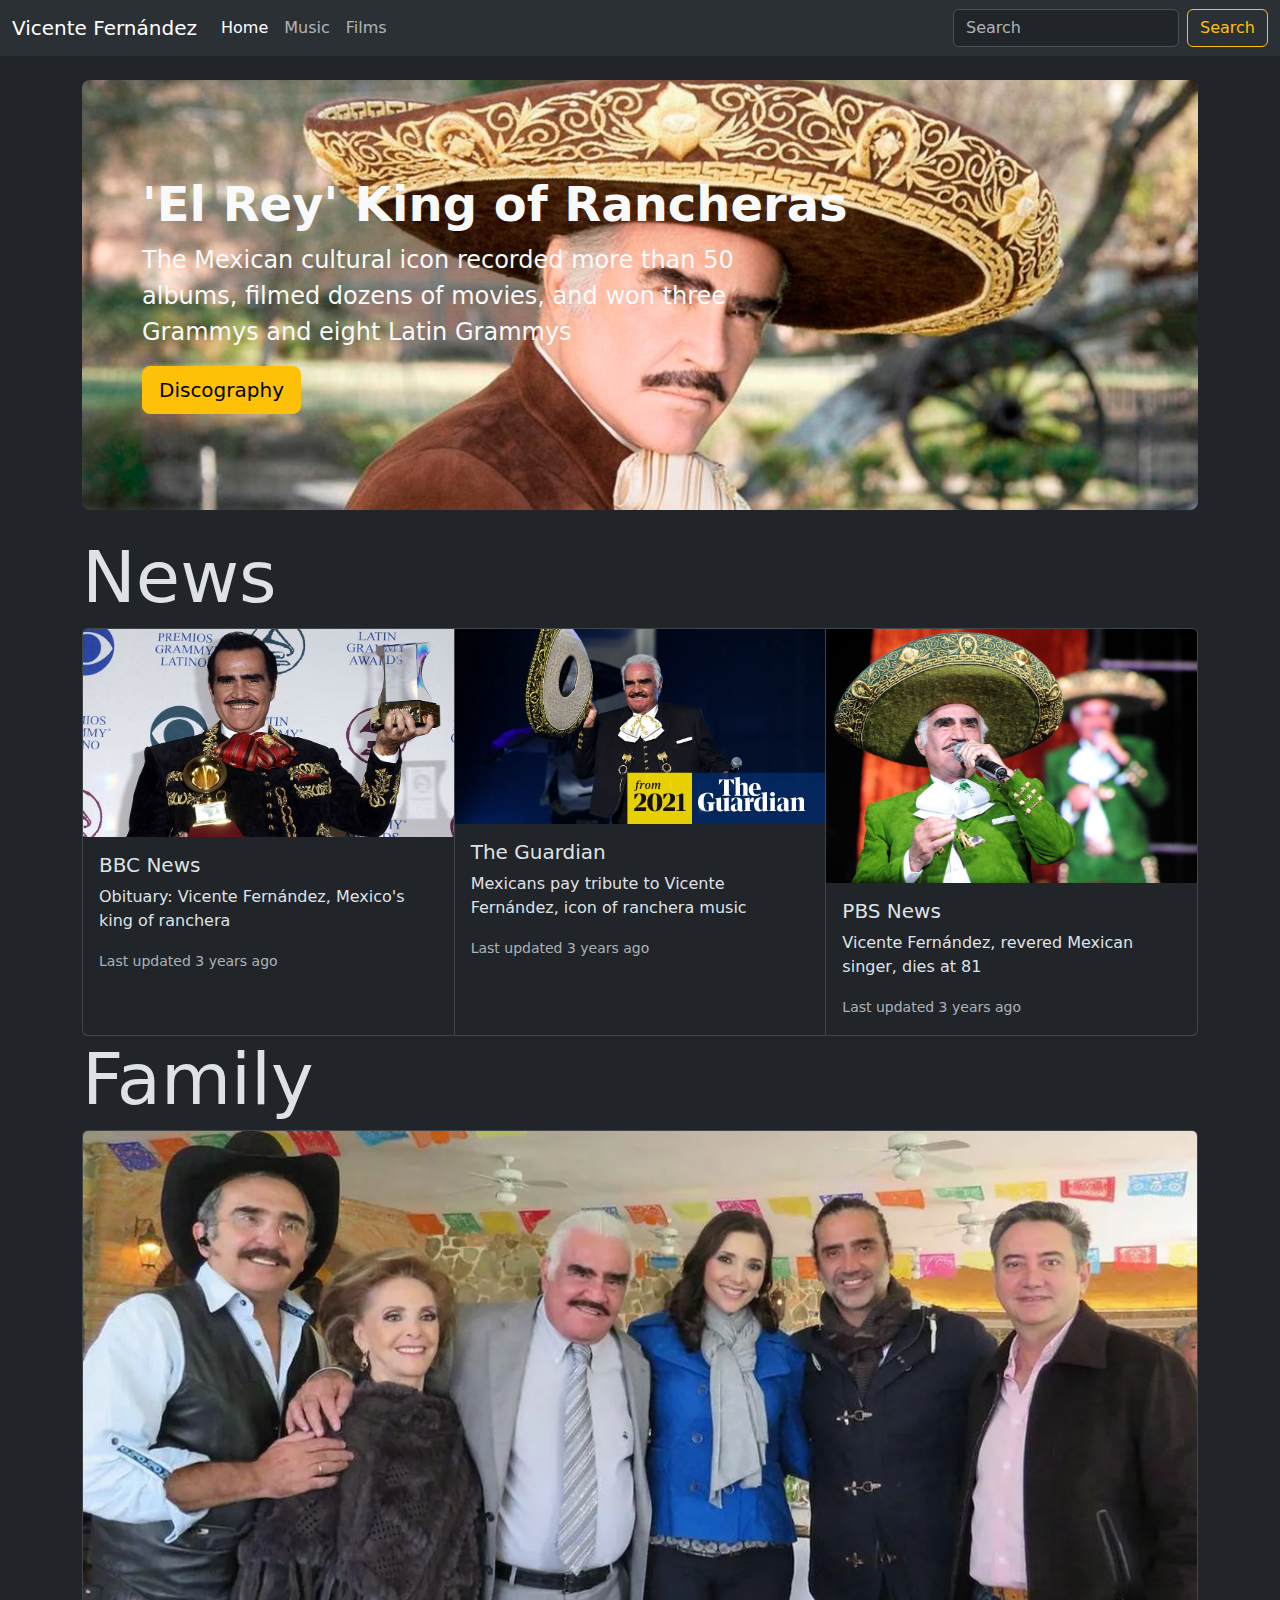
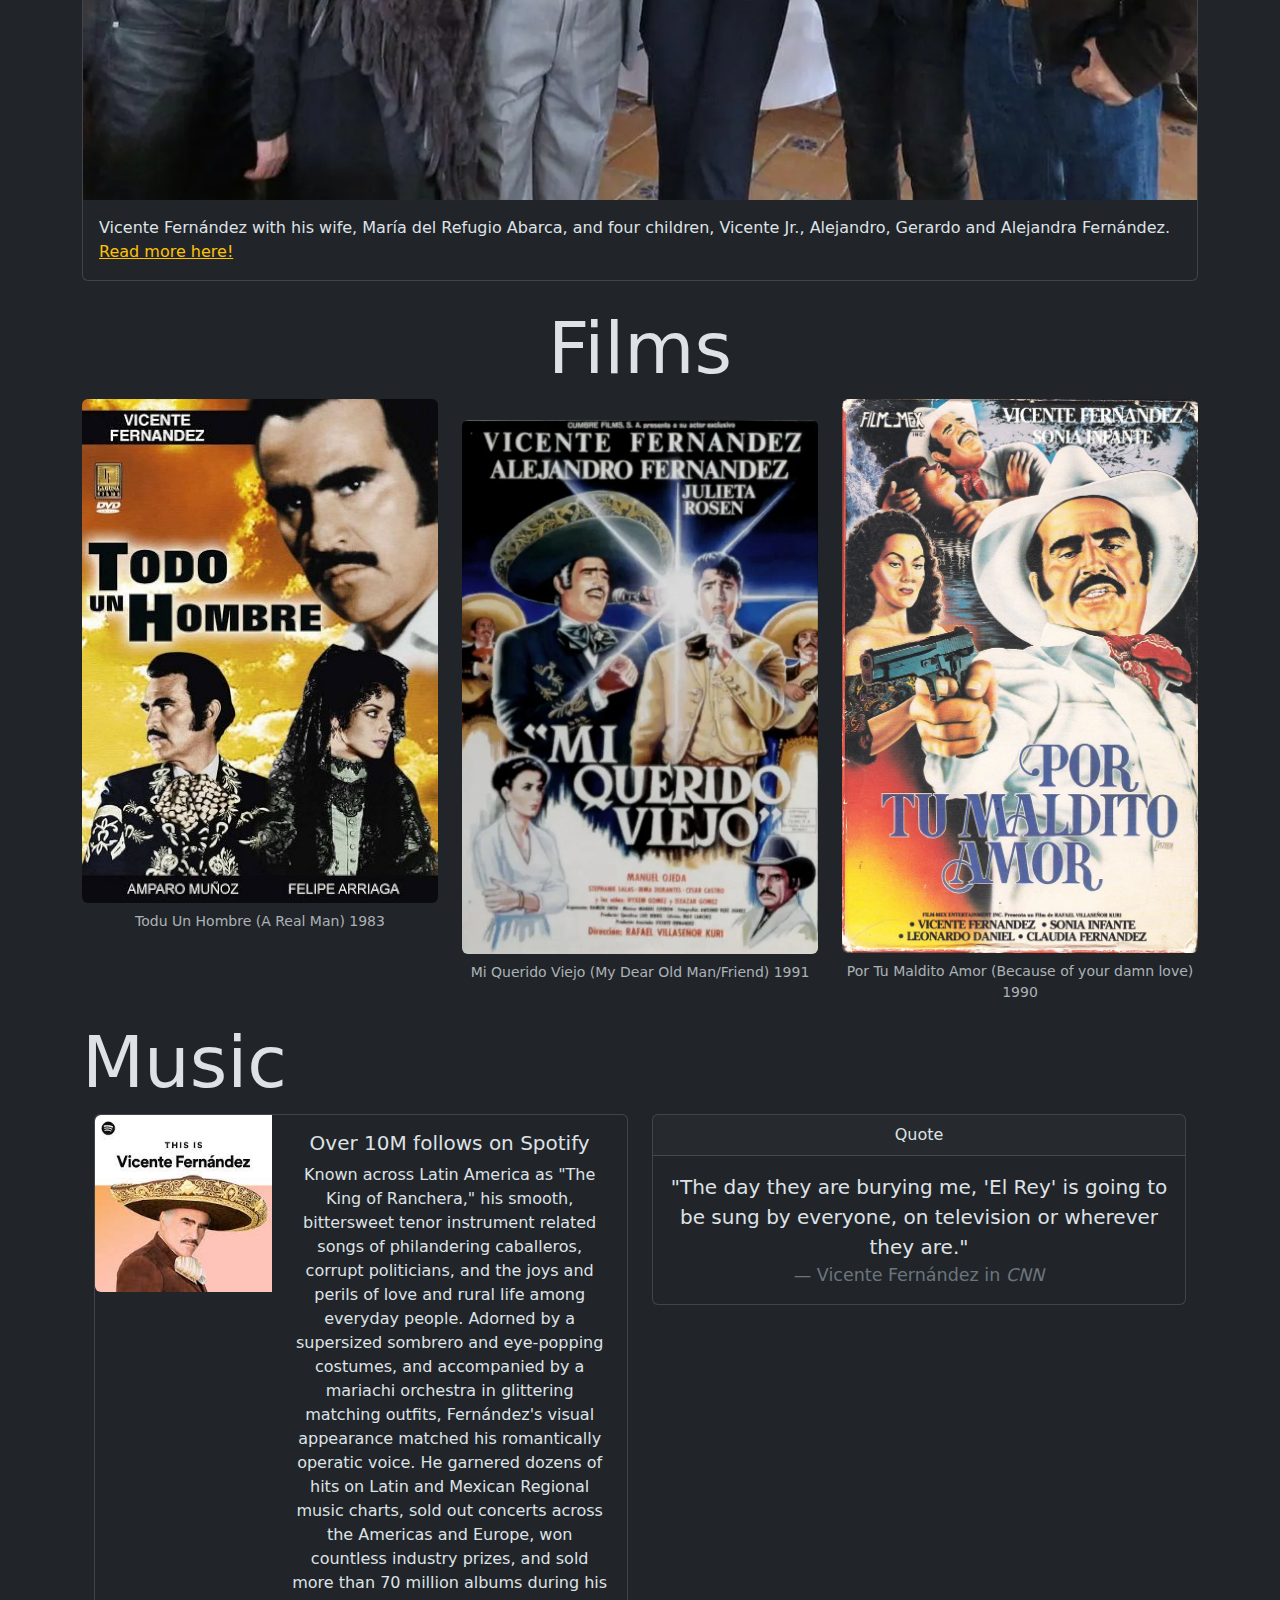
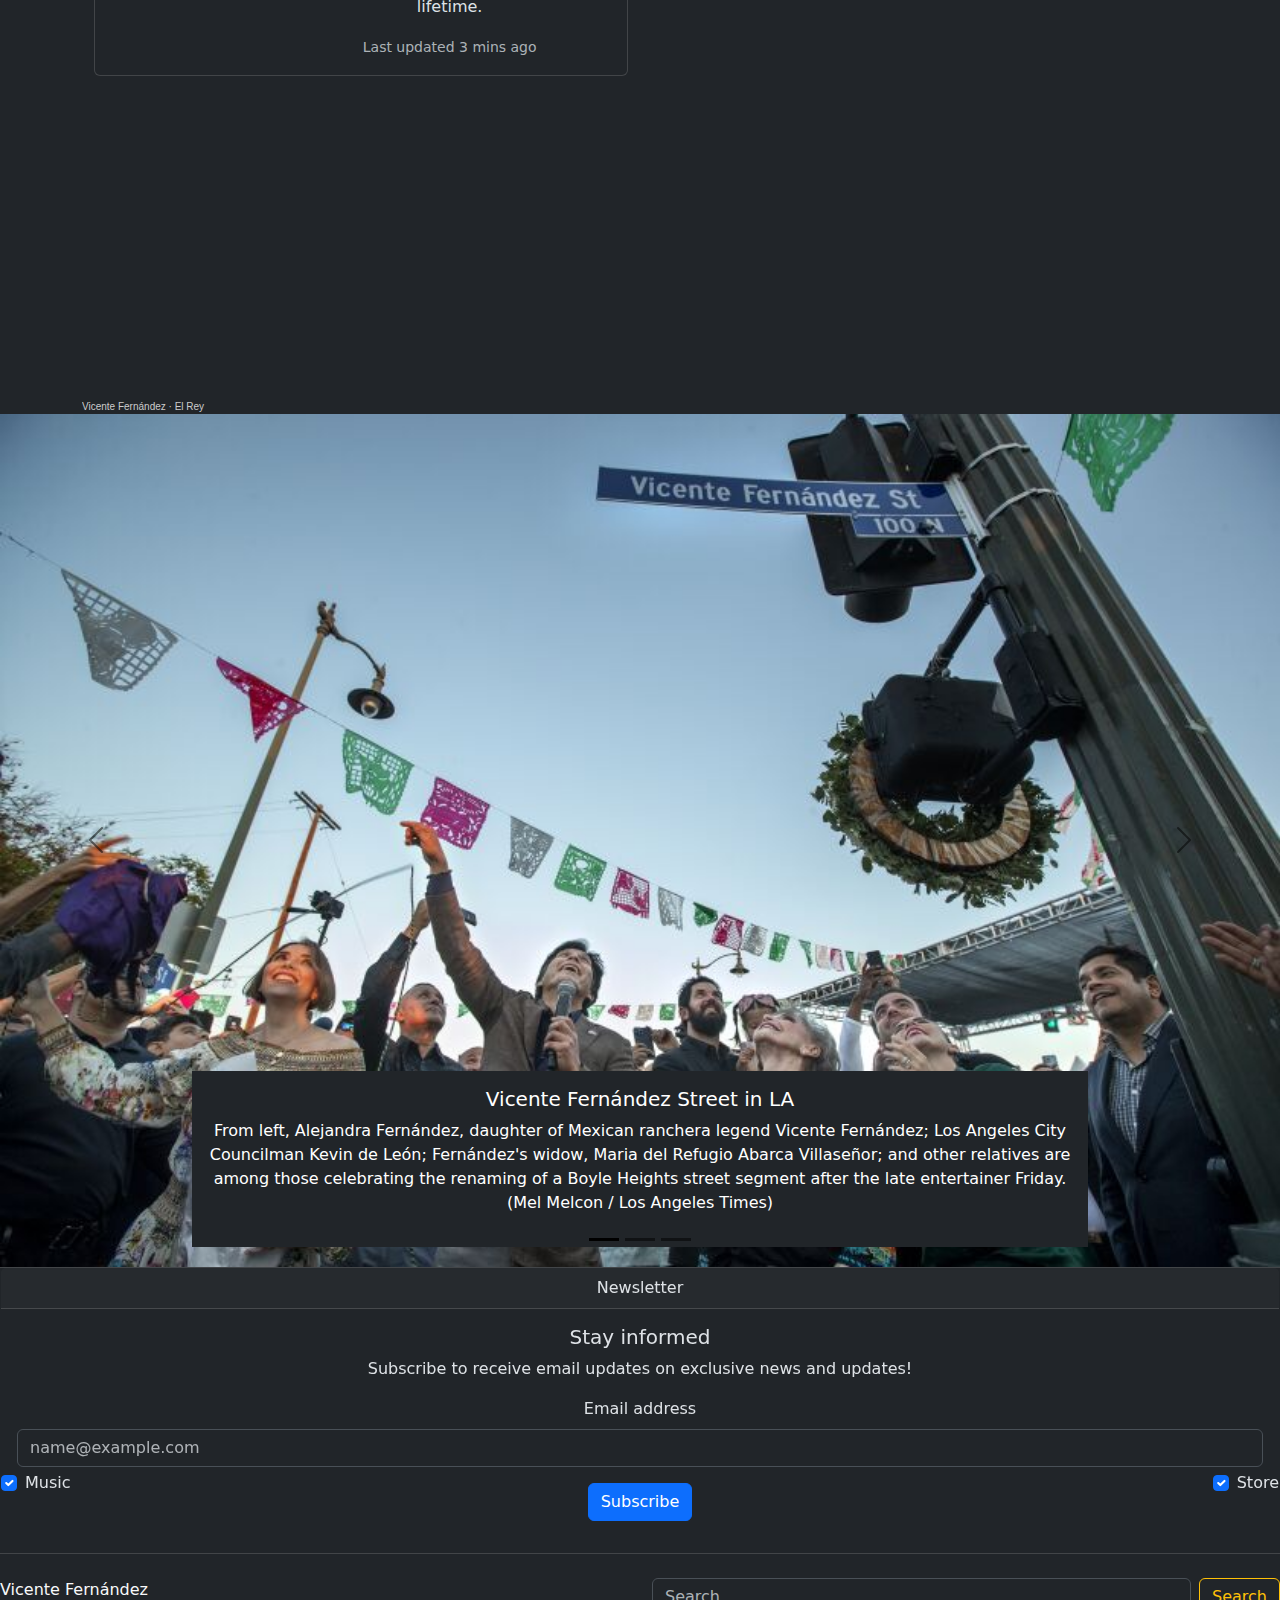
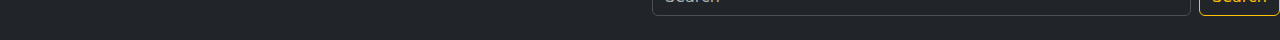
<file: creative/index.html>
<!doctype html>
<html lang="en" data-bs-theme="dark">
  <head>
    <meta charset="utf-8">
    <meta name="viewport" content="width=device-width, initial-scale=1">
    <title>Vicente Fernández</title>
      
      <link href="https://cdn.jsdelivr.net/npm/bootstrap@5.3.3/dist/css/bootstrap.min.css" rel="stylesheet" integrity="sha384-QWTKZyjpPEjISv5WaRU9OFeRpok6YctnYmDr5pNlyT2bRjXh0JMhjY6hW+ALEwIH" crossorigin="anonymous">
      
        <link href="css/style.css" rel="stylesheet" type="text/css">
      
  </head>
  <body>
    
      <nav class="navbar navbar-expand-lg bg-body-tertiary">
  <div class="container-fluid">
    <a class="navbar-brand" href="file:///C:/Users/alonlon/Documents/bootstrap-2/index.html">Vicente Fernández</a>
    <button class="navbar-toggler" type="button" data-bs-toggle="collapse" data-bs-target="#navbarSupportedContent" aria-controls="navbarSupportedContent" aria-expanded="false" aria-label="Toggle navigation">
      <span class="navbar-toggler-icon"></span>
    </button>
    <div class="collapse navbar-collapse" id="navbarSupportedContent">
      <ul class="navbar-nav me-auto mb-2 mb-lg-0">
        <li class="nav-item">
          <a class="nav-link active" aria-current="page" href="file:///C:/Users/alonlon/Documents/bootstrap-2/index.html">Home</a>
        </li>
        <li class="nav-item">
          <a class="nav-link" href="#music">Music</a>
        </li>
<!--
        <li class="nav-item dropdown">
          <a class="nav-link dropdown-toggle" href="#" role="button" data-bs-toggle="dropdown" aria-expanded="true">
            About
          </a>
          <ul class="dropdown-menu">
            <li><a class="dropdown-item" href="#">Career</a></li>
            <li><a class="dropdown-item" href="#">Family</a></li>
            <li><hr class="dropdown-divider"></li>
            <li><a class="dropdown-item" href="#">Official Store</a></li>
          </ul>
        </li>
-->
        <li class="nav-item">
          <a class="nav-link" href="#films">Films</a>
        </li>
      </ul>
      <form class="d-flex" role="search">
        <input class="form-control me-2" type="search" placeholder="Search" aria-label="Search">
        <button class="btn btn btn-outline-warning" type="submit">Search</button>
      </form>
    </div>
  </div>
</nav>
      <div class="container py-4">
      <div class="p-5 mb-4 bg-body-tertiary rounded-3 vfjumbo">
      <div class="container-fluid py-5">
        <h1 class="display-5 fw-bold text-light">'El Rey' King of Rancheras</h1>
        <p class="col-md-8 fs-4 text-light">The Mexican cultural icon recorded more than 50 albums, filmed dozens of movies, and won three Grammys and eight Latin Grammys</p>
        <a href="https://open.spotify.com/artist/4PPoI9LuYeFX8V674Z1R6l"><button class="btn btn-warning btn-lg" type="button">Discography</button>
            </a>
      </div>
    </div>
      
<h1 class="display-2">News</h1>
          
          
          <div class="card-group">
  <div class="card">
    <a href="https://www.bbc.com/news/world-latin-america-56043096"><img src="img/bbcnewsvf.jpg" class="card-img-top" alt="...">
    <div class="card-body"></a>
      <h5 class="card-title">BBC News</h5>
      <p class="card-text">Obituary: Vicente Fernández, Mexico's king of ranchera</p>
      <p class="card-text"><small class="text-body-secondary">Last updated 3 years ago</small></p>
    </div>
  </div>
  <div class="card">
    <a href="https://www.theguardian.com/world/2021/dec/13/vicente-fernandez-mexico-tributes-ranchera-music"><img src="img/newsvf" class="card-img-top" alt="..."></a>
    <div class="card-body">
      <h5 class="card-title">The Guardian</h5>
      <p class="card-text">Mexicans pay tribute to Vicente Fernández, icon of ranchera music</p>
      <p class="card-text"><small class="text-body-secondary">Last updated 3 years ago</small></p>
    </div>
  </div>
  <div class="card">
    <a href="https://www.pbs.org/newshour/arts/vicente-fernandez-revered-mexican-singer-dies-at-81"><img src="img/pbsnewsvf.jpg" class="card-img-top" alt="..."></a>
    <div class="card-body">
      <h5 class="card-title">PBS News</h5>
      <p class="card-text">Vicente Fernández, revered Mexican singer, dies at 81</p>
      <p class="card-text"><small class="text-body-secondary">Last updated 3 years ago</small></p>
    </div>
  </div>
</div>
          
        
          <h1 class="display-2">Family</h1>
          
           
      <div class="col-sm align-self-start"><div class="card">
  <img src="img/familiavf.jpg" class="card-img-top" alt="...">
  <div class="card-body">
    <p class="card-text">Vicente Fernández with his wife, María del Refugio Abarca, and four children, Vicente Jr., Alejandro, Gerardo and Alejandra Fernández. <a href="https://www.hola.com/us/celebrities/20211212307351/vicente-fernandez-children-grandchildren-family-photos-1/" class="text-warning link-underline-warning">Read more here!</a></p>
  </div>
</div></div>
          
          </div>
      
      
      
      
      <div class="container text-center">
           <h1 class="display-2" id="films">Films</h1>
          
  <div class="row">
    <div class="col align-self-start">
     <figure class="figure">
  <img src="img/pelicula1vf.jpg" class="figure-img img-fluid rounded" alt="Todo Un Hombre Pelicula">
  <figcaption class="figure-caption">Todu Un Hombre (A Real Man) 1983</figcaption>
</figure>
    </div>
    <div class="col align-self-center">
     <figure class="figure">
  <img src="img/pelicula2vf" class="figure-img img-fluid rounded" alt="Mi Querido Viejo Pelicula">
  <figcaption class="figure-caption">Mi Querido Viejo (My Dear Old Man/Friend) 1991</figcaption>
</figure>
    </div>
    <div class="col align-self-end">
      <figure class="figure">
  <img src="img/pelicula3vf" class="figure-img img-fluid rounded" alt="Por Tu Maldito Amor Pelicula">
  <figcaption class="figure-caption">Por Tu Maldito Amor (Because of your damn love) 1990</figcaption>
</figure>
    </div>
  </div>
</div>
      
      
      
      <div class="container">
      
    
        
      <h1 class="display-2" id="music">Music</h1>
          
          
          
          
          
          
          <div class="container text-center">
  <div class="row align-items-start">
    <div class="col">
      <div class="card mb-3" style="max-width: 540px;">
  <div class="row g-0">
    <div class="col-md-4">
        <a href="https://open.spotify.com/playlist/37i9dQZF1DZ06evO2PVLJS">
              <img src="img/streamvf.jpg" class="img-fluid rounded-start" alt="...">

        </a>
      </div> 
      
      
    <div class="col-md-8">
      <div class="card-body">
        <h5 class="card-title">Over 10M follows on Spotify</h5>
        <p class="card-text">Known across Latin America as "The King of Ranchera," his smooth, bittersweet tenor instrument related songs of philandering caballeros, corrupt politicians, and the joys and perils of love and rural life among everyday people. Adorned by a supersized sombrero and eye-popping costumes, and accompanied by a mariachi orchestra in glittering matching outfits, Fernández's visual appearance matched his romantically operatic voice. He garnered dozens of hits on Latin and Mexican Regional music charts, sold out concerts across the Americas and Europe, won countless industry prizes, and sold more than 70 million albums during his lifetime. </p>
        <p class="card-text"><small class="text-body-secondary">Last updated 3 mins ago</small></p>
      </div>
    </div>
  </div>
          </div>
    </div>
    <div class="col">
        
      <div class="card"><div class="card-header">
    Quote
  </div>
  <div class="card-body">
    <blockquote class="blockquote mb-0">
      <p>"The day they are burying me, 'El Rey' is going to be sung by everyone, on television or wherever they are."</p>
      <footer class="blockquote-footer">Vicente Fernández in<cite title="CNN"> CNN</cite></footer>
    </blockquote></div>
         
  </div>
    </div>
    
  </div>
</div>
          
          
          
          
        
      
      
      <iframe width="100%" height="300" scrolling="no" frameborder="no" allow="autoplay" src="https://w.soundcloud.com/player/?url=https%3A//api.soundcloud.com/tracks/254028082&color=%23ff5500&auto_play=false&hide_related=false&show_comments=true&show_user=true&show_reposts=false&show_teaser=true&visual=true"></iframe><div style="font-size: 10px; color: #cccccc;line-break: anywhere;word-break: normal;overflow: hidden;white-space: nowrap;text-overflow: ellipsis; font-family: Interstate,Lucida Grande,Lucida Sans Unicode,Lucida Sans,Garuda,Verdana,Tahoma,sans-serif;font-weight: 100;"><a href="https://soundcloud.com/vicentefernandez" title="Vicente Fernández" target="_blank" style="color: #cccccc; text-decoration: none;">Vicente Fernández</a> · <a href="https://soundcloud.com/vicentefernandez/el-rey-album-version" title="El Rey" target="_blank" style="color: #cccccc; text-decoration: none;">El Rey</a></div>
      
      </div>
          
               
          
      
    
      
      
      
  
     
      
      
      <div clas="container">
      
      <div id="carouselExampleCaptions" class="carousel slide">
  <div class="carousel-indicators">
    <button type="button" data-bs-target="#carouselExampleCaptions" data-bs-slide-to="0" class="active" aria-current="true" aria-label="Slide 1"></button>
    <button type="button" data-bs-target="#carouselExampleCaptions" data-bs-slide-to="1" aria-label="Slide 2"></button>
    <button type="button" data-bs-target="#carouselExampleCaptions" data-bs-slide-to="2" aria-label="Slide 3"></button>
  </div>
  <div class="carousel-inner">
    <div class="carousel-item object-fit-contain active">
      <img src="img/vfstreet.jpg" class="d-block w-100" alt="...">
      <div class="carousel-caption d-none d-md-block text-bg-dark p-3">
          
        <h5>Vicente Fernández Street in LA</h5>
        <p>From left, Alejandra Fernández, daughter of Mexican ranchera legend Vicente Fernández; Los Angeles City Councilman Kevin de León; Fernández's widow, Maria del Refugio Abarca Villaseñor; and other relatives are among those celebrating the renaming of a Boyle Heights street segment after the late entertainer Friday. (Mel Melcon / Los Angeles Times)</p>
      </div>
    </div>
    <div class="carousel-item object-fit-contain">
      <img src="img/estrellavf.jpg" class="d-block w-100" alt="...">
      <div class="carousel-caption d-none d-md-block text-bg-dark p-3">
        <h5>800 MILLION RECORDS SOLD WORLDWIDE</h5>
        <p>Won four Latin Grammys and six Billboard awards, in addition to his star on the Hollywood Walk of Fame, which he was awarded in 1998.</p>
      </div>
    </div>
    <div class="carousel-item object-fit-contain">
      <img src="img/peliculavf.png" class="d-block w-100" alt="...">
      <div class="carousel-caption d-none d-md-block text-bg-dark p-3">
        <h5>Acting Career</h5>
        <p>Has starred in 34 movies and one telenovela. The first was a comedy movie named "Tacos al carbón" back in 1972.</p>
      </div>
    </div>
  </div>
  <button class="carousel-control-prev" type="button" data-bs-target="#carouselExampleCaptions" data-bs-slide="prev">
    <span class="carousel-control-prev-icon" aria-hidden="true"></span>
    <span class="visually-hidden">Previous</span>
  </button>
  <button class="carousel-control-next" type="button" data-bs-target="#carouselExampleCaptions" data-bs-slide="next">
    <span class="carousel-control-next-icon" aria-hidden="true"></span>
    <span class="visually-hidden">Next</span>
  </button>
</div>
      </div>
      
      
      <form class="row g-3">
       <div class="card text-center">
  <div class="card-header">
    Newsletter
  </div>
  <div class="card-body position-relative">
    <h5 class="card-title">Stay informed</h5>
    <p class="card-text">Subscribe to receive email updates on exclusive news and updates!</p>
      <div class="mb-3">
          
  <label for="exampleFormControlInput1" class="form-label">Email address</label>
  <input type="email" class="form-control" id="exampleFormControlInput1" placeholder="name@example.com">
</div>
      
      
      <div class="form-check position-absolute start-0 translate-middle-y">
  <input class="form-check-input" type="checkbox" value="" id="flexCheckChecked" checked>
  <label class="form-check-label" for="flexCheckChecked">
    Music
  </label>
</div>
<div class="form-check position-absolute end-0 translate-middle-y">
  <input class="form-check-input" type="checkbox" value="" id="flexCheckChecked" checked>
  <label class="form-check-label" for="flexCheckChecked">
    Store
  </label>
</div>
      
      
    <button type="submit" class="btn btn-primary mb-3" name="commit" id="subscribe">Subscribe</button>
          
  </div>
      

</div>
      
      </form>
      
      
      
      <footer>
      
      <div class="bg-dark py-4">
          
        <div class="row">
            
            <div class="col text-light">Vicente Fernández</div>
            <div class="col">
                <form class="d-flex" role="search">
        <input class="form-control me-2" type="search" placeholder="Search" aria-label="Search">
        <button class="btn btn btn-outline-warning" type="submit">Search</button>
      </form>
            </div>
            
          </div>
      
      </div>
      </footer>
       
      
      
     
     
      
      
      <script src="https://cdn.jsdelivr.net/npm/bootstrap@5.3.3/dist/js/bootstrap.bundle.min.js" integrity="sha384-YvpcrYf0tY3lHB60NNkmXc5s9fDVZLESaAA55NDzOxhy9GkcIdslK1eN7N6jIeHz" crossorigin="anonymous"></script>
      <script src="https://cdn.jsdelivr.net/npm/@popperjs/core@2.11.8/dist/umd/popper.min.js" integrity="sha384-I7E8VVD/ismYTF4hNIPjVp/Zjvgyol6VFvRkX/vR+Vc4jQkC+hVqc2pM8ODewa9r" crossorigin="anonymous"></script>
<script src="https://cdn.jsdelivr.net/npm/bootstrap@5.3.3/dist/js/bootstrap.min.js" integrity="sha384-0pUGZvbkm6XF6gxjEnlmuGrJXVbNuzT9qBBavbLwCsOGabYfZo0T0to5eqruptLy" crossorigin="anonymous"></script>
      
  </body>
</html>
</file>
<file: creative/css/style.css>
.vfjumbo{
    
    background-image: url(../img/vfjumbo.jpg);
    background-size:cover;
}
</file>
